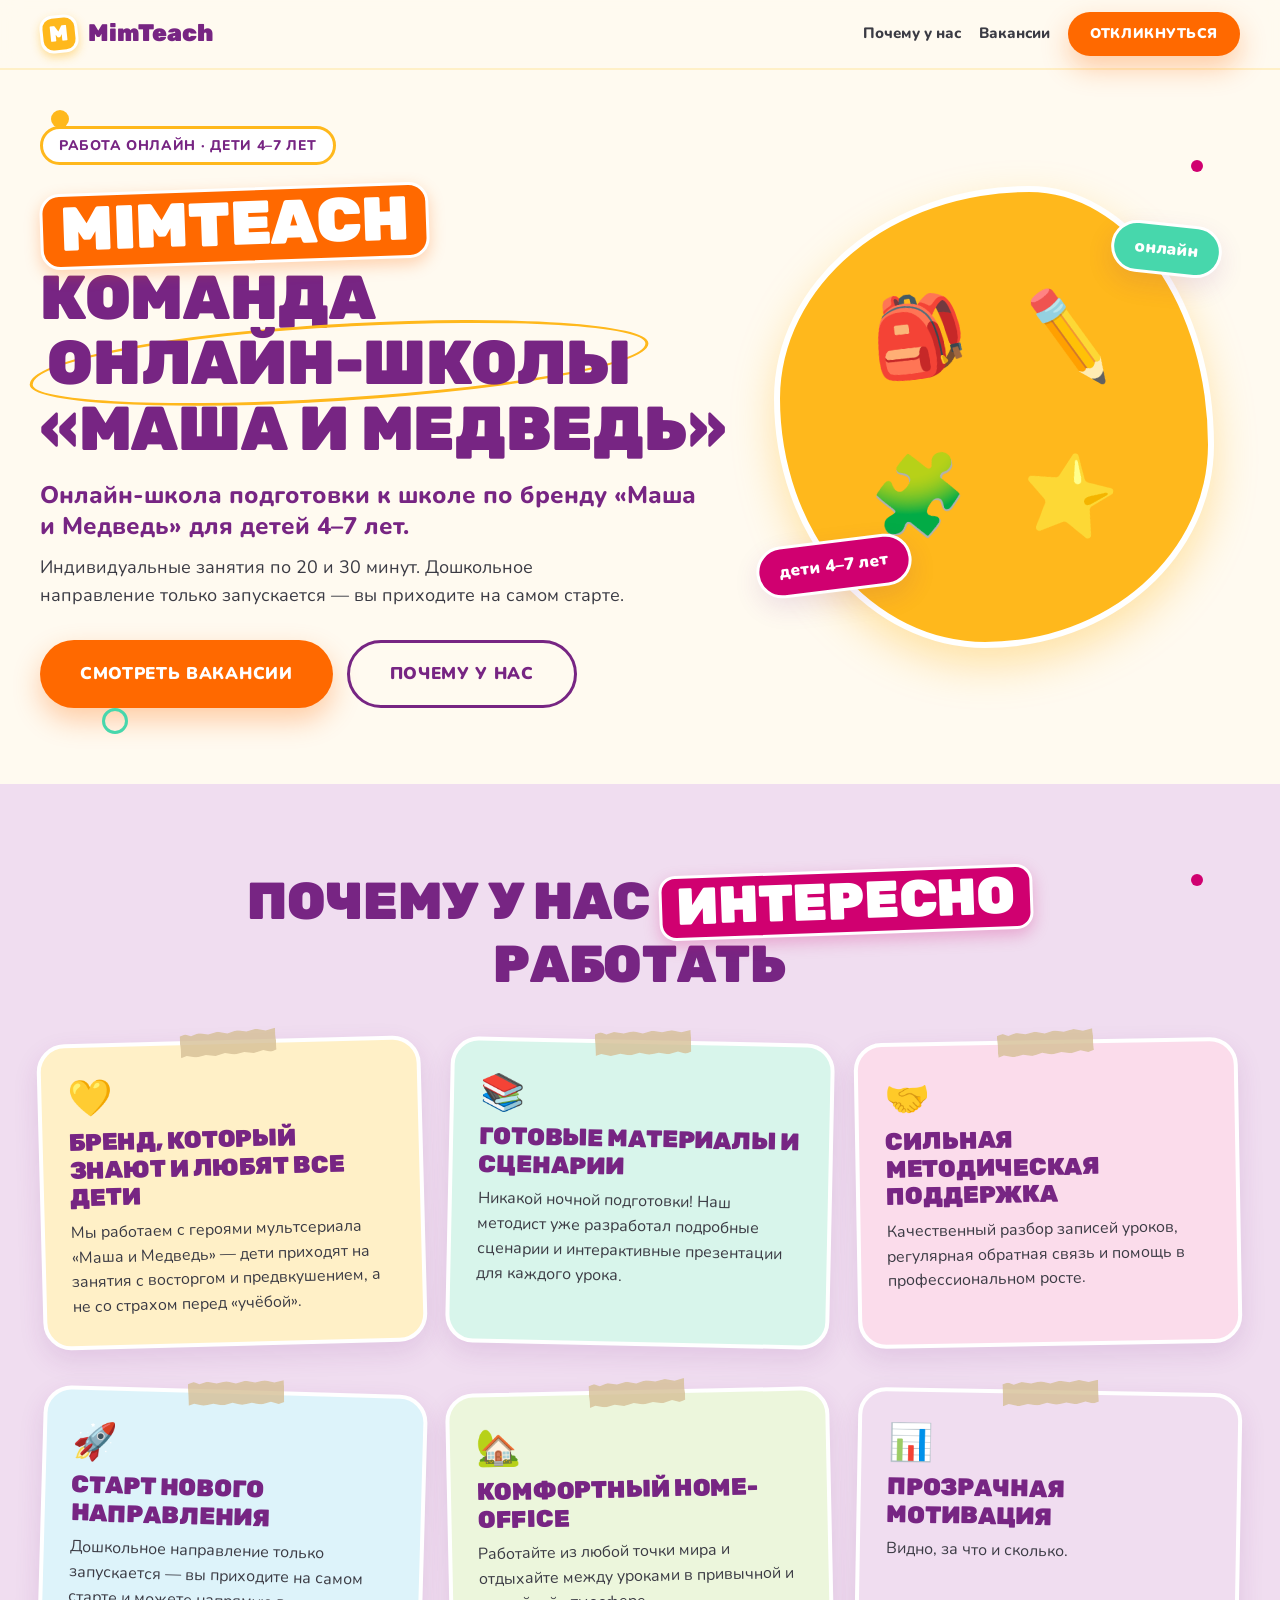
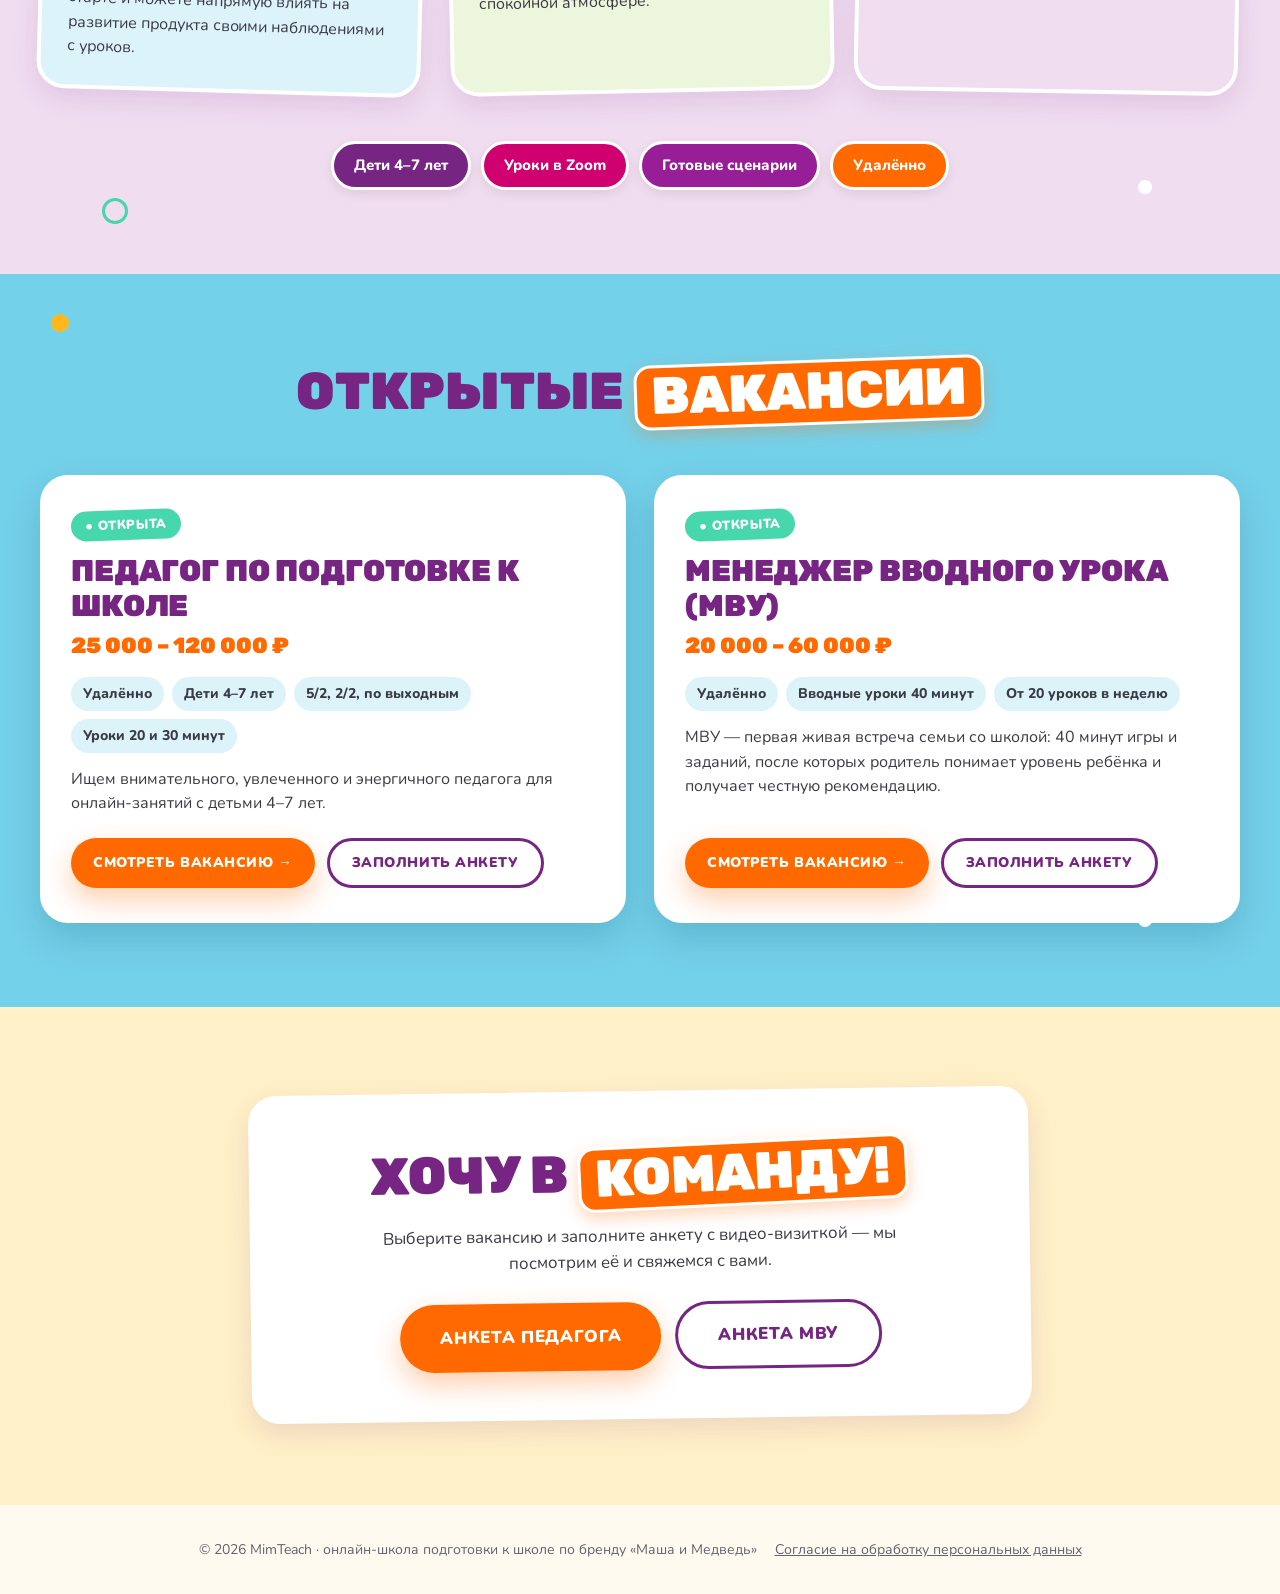
<file: index.html>
<!DOCTYPE html>
<html lang="ru">
<head>
<meta charset="UTF-8">
<meta name="viewport" content="width=device-width, initial-scale=1.0">
<meta name="theme-color" content="#FFB81C">
<title>MimTeach — работа в онлайн-школе «Маша и Медведь»</title>
<meta name="description" content="Вакансии онлайн-школы подготовки к школе по бренду «Маша и Медведь»: педагог по подготовке к школе и менеджер вводного урока. Дети 4–7 лет, онлайн.">
<link rel="icon" href="data:image/svg+xml,%3Csvg xmlns='http://www.w3.org/2000/svg' viewBox='0 0 64 64'%3E%3Crect width='64' height='64' rx='18' fill='%23772583'/%3E%3Ctext x='32' y='46' font-family='Arial Black,Arial,sans-serif' font-weight='900' font-size='38' text-anchor='middle' fill='%23FFB81C'%3EM%3C/text%3E%3C/svg%3E">
<link rel="preconnect" href="https://fonts.googleapis.com">
<link rel="preconnect" href="https://fonts.gstatic.com" crossorigin>
<link href="https://fonts.googleapis.com/css2?family=Nunito:wght@400;600;700;800;900&family=Rubik:wght@700;900&display=swap" rel="stylesheet">
<link rel="stylesheet" href="assets/site.css?v=2">
<style>
/* первый экран: две колонки, справа — жёлтое «пятно» с эмодзи (без картинок и персонажей) */
.hero{padding:56px 0 76px;position:relative;overflow:hidden}
.hero .wrap{display:grid;grid-template-columns:minmax(0,1.15fr) minmax(0,.85fr);gap:40px;align-items:center}
@media(max-width:900px){.hero .wrap{grid-template-columns:minmax(0,1fr)}.hero{padding:36px 0 56px}}
.hero h1{margin:20px 0 18px}
.hero .sub{font-size:clamp(19px,2.2vw,24px);font-weight:800;color:var(--purple);line-height:1.3}
.hero .txt{margin-top:12px;font-size:18px;max-width:600px}
.hero-cta{display:flex;flex-wrap:wrap;gap:14px;margin-top:30px}
.hero-visual{position:relative;max-width:440px;width:100%;margin:0 auto;aspect-ratio:400/420}
.blob{position:absolute;inset:0;background:var(--yellow);border:6px solid #fff;
  border-radius:58% 42% 52% 48% / 46% 56% 44% 54%;box-shadow:0 18px 40px rgba(255,184,28,.35)}
.blob-in{position:absolute;inset:0;display:grid;grid-template-columns:1fr 1fr;place-items:center;padding:16%;
  font-size:clamp(46px,9vw,78px);line-height:1}
.blob-in span:nth-child(odd){transform:rotate(-8deg)}
.blob-in span:nth-child(even){transform:rotate(9deg)}
.tilt{position:absolute;left:-4%;bottom:12%;background:var(--magenta);color:#fff;font-weight:900;font-size:17px;
  padding:10px 20px;border-radius:999px;border:3px solid #fff;transform:rotate(-7deg);box-shadow:var(--shadow)}
.tilt.t2{left:auto;right:-2%;bottom:auto;top:8%;background:var(--mint);transform:rotate(6deg)}
@media(max-width:620px){.hero-visual{max-width:300px}.tilt{left:0}.tilt.t2{right:0}}
.hero .facts-row{margin-top:30px}

/* вакансии */
.vac-grid{display:grid;grid-template-columns:repeat(2,minmax(0,1fr));gap:28px}
@media(max-width:860px){.vac-grid{grid-template-columns:minmax(0,1fr)}}
.vac{background:#fff;border:5px solid #fff;border-radius:var(--r-card);padding:30px 26px;box-shadow:0 16px 36px rgba(0,60,90,.18);
  display:flex;flex-direction:column}
.vac .open{display:inline-block;align-self:flex-start;font-size:13px;font-weight:900;letter-spacing:.05em;text-transform:uppercase;
  color:#fff;background:var(--mint);padding:5px 14px;border-radius:999px;transform:rotate(-2deg)}
.vac h3{font-size:clamp(22px,2.6vw,30px);margin:14px 0 6px}
.vac .pay{font-family:'Rubik',sans-serif;font-weight:900;font-size:22px;color:var(--orange)}
.vac .meta{display:flex;flex-wrap:wrap;gap:8px;margin:14px 0}
.vac .meta span{font-size:14px;font-weight:800;background:var(--p-sky);padding:6px 12px;border-radius:999px}
.vac p{font-size:16px;flex:1}
.vac .acts{display:flex;flex-wrap:wrap;gap:12px;margin-top:22px}
@media(max-width:560px){.vac .acts .btn{width:100%}}

/* финальный призыв */
.final .box{max-width:780px;margin:0 auto;background:#fff;border:5px solid #fff;border-radius:var(--r-card);
  padding:44px 30px;text-align:center;box-shadow:var(--shadow);transform:rotate(-.8deg)}
.final .box p{margin:14px auto 26px;max-width:560px}
.final .acts{display:flex;flex-wrap:wrap;justify-content:center;gap:14px}
@media(max-width:560px){.final .acts .btn{width:100%}.final .box{padding:34px 20px}}
</style>
</head>
<body>

<header class="header">
  <div class="wrap">
    <a href="index.html" class="logo"><span class="mark">M</span>MimTeach</a>
    <nav>
      <a class="link" href="#why">Почему у нас</a>
      <a class="link" href="#vacancies">Вакансии</a>
      <a class="btn btn-orange btn-sm" href="#vacancies">Откликнуться</a>
    </nav>
  </div>
</header>

<!-- ============ ПЕРВЫЙ ЭКРАН ============ -->
<section class="hero">
  <span class="spark s1"></span><span class="spark s2"></span><span class="spark s3"></span>
  <div class="wrap">
    <div>
      <span class="eyebrow">Работа онлайн · дети 4–7 лет</span>
      <h1><span class="plaque">MimTeach</span><br>команда <span class="ring nowrap">онлайн-школы</span> <span class="nowrap">«Маша и Медведь»</span></h1>
      <p class="sub">Онлайн-школа подготовки к школе по бренду «Маша и Медведь» для детей 4–7 лет.</p>
      <p class="txt">Индивидуальные занятия по 20 и 30 минут. Дошкольное направление только запускается — вы приходите на самом старте.</p>
      <div class="hero-cta">
        <a href="#vacancies" class="btn btn-orange">Смотреть вакансии</a>
        <a href="#why" class="btn btn-ghost">Почему у нас</a>
      </div>
    </div>
    <div class="hero-visual" aria-hidden="true">
      <div class="blob"></div>
      <div class="blob-in"><span>🎒</span><span>✏️</span><span>🧩</span><span>⭐</span></div>
      <div class="tilt">дети 4–7 лет</div>
      <div class="tilt t2">онлайн</div>
    </div>
  </div>
</section>

<!-- ============ ПОЧЕМУ У НАС (тексты — из описаний вакансий) ============ -->
<section class="section bg-lilac" id="why">
  <span class="spark s2"></span><span class="spark s3"></span><span class="spark s4"></span>
  <div class="wrap">
    <div class="sec-head">
      <h2>Почему у нас <span class="plaque mag">интересно</span> работать</h2>
    </div>
    <div class="stickers">
      <div class="sticker"><div class="ico">💛</div><h3>Бренд, который знают и любят все дети</h3>
        <p>Мы работаем с героями мультсериала «Маша и Медведь» — дети приходят на занятия с восторгом и предвкушением, а не со страхом перед «учёбой».</p></div>
      <div class="sticker"><div class="ico">📚</div><h3>Готовые материалы и сценарии</h3>
        <p>Никакой ночной подготовки! Наш методист уже разработал подробные сценарии и интерактивные презентации для каждого урока.</p></div>
      <div class="sticker"><div class="ico">🤝</div><h3>Сильная методическая поддержка</h3>
        <p>Качественный разбор записей уроков, регулярная обратная связь и помощь в профессиональном росте.</p></div>
      <div class="sticker"><div class="ico">🚀</div><h3>Старт нового направления</h3>
        <p>Дошкольное направление только запускается — вы приходите на самом старте и можете напрямую влиять на развитие продукта своими наблюдениями с уроков.</p></div>
      <div class="sticker"><div class="ico">🏡</div><h3>Комфортный home-office</h3>
        <p>Работайте из любой точки мира и отдыхайте между уроками в привычной и спокойной атмосфере.</p></div>
      <div class="sticker"><div class="ico">📊</div><h3>Прозрачная мотивация</h3>
        <p>Видно, за что и сколько.</p></div>
    </div>
    <div class="facts-row" style="justify-content:center;margin-top:48px">
      <span class="fact">Дети 4–7 лет</span>
      <span class="fact">Уроки в Zoom</span>
      <span class="fact">Готовые сценарии</span>
      <span class="fact">Удалённо</span>
    </div>
  </div>
</section>

<!-- ============ ВАКАНСИИ ============ -->
<section class="section bg-sky" id="vacancies">
  <span class="spark s1"></span><span class="spark s4"></span>
  <div class="wrap">
    <div class="sec-head">
      <h2>Открытые <span class="plaque">вакансии</span></h2>
    </div>
    <div class="vac-grid">
      <div class="vac">
        <span class="open">● Открыта</span>
        <h3>Педагог по подготовке к школе</h3>
        <div class="pay">25 000 – 120 000 ₽</div>
        <div class="meta"><span>Удалённо</span><span>Дети 4–7 лет</span><span>5/2, 2/2, по выходным</span><span>Уроки 20 и 30 минут</span></div>
        <p>Ищем внимательного, увлеченного и энергичного педагога для онлайн-занятий с детьми 4–7 лет.</p>
        <div class="acts">
          <a href="vacancy-teacher.html" class="btn btn-orange btn-sm">Смотреть вакансию →</a>
          <a href="apply-teacher.html" class="btn btn-ghost btn-sm">Заполнить анкету</a>
        </div>
      </div>
      <div class="vac">
        <span class="open">● Открыта</span>
        <h3>Менеджер вводного урока (МВУ)</h3>
        <div class="pay">20 000 – 60 000 ₽</div>
        <div class="meta"><span>Удалённо</span><span>Вводные уроки 40 минут</span><span>От 20 уроков в неделю</span></div>
        <p>МВУ — первая живая встреча семьи со школой: 40 минут игры и заданий, после которых родитель понимает уровень ребёнка и получает честную рекомендацию.</p>
        <div class="acts">
          <a href="vacancy-manager.html" class="btn btn-orange btn-sm">Смотреть вакансию →</a>
          <a href="apply-manager.html" class="btn btn-ghost btn-sm">Заполнить анкету</a>
        </div>
      </div>
    </div>
  </div>
</section>

<!-- ============ ФИНАЛЬНЫЙ ПРИЗЫВ ============ -->
<section class="section bg-yellow final">
  <div class="wrap">
    <div class="box">
      <h2>Хочу в <span class="plaque">команду!</span></h2>
      <p>Выберите вакансию и заполните анкету с видео-визиткой — мы посмотрим её и свяжемся с вами.</p>
      <div class="acts">
        <a href="apply-teacher.html" class="btn btn-orange">Анкета педагога</a>
        <a href="apply-manager.html" class="btn btn-ghost">Анкета МВУ</a>
      </div>
    </div>
  </div>
</section>

<footer class="footer">
  <div class="wrap">
    <div class="row">
      <span>© 2026 MimTeach · онлайн-школа подготовки к школе по бренду «Маша и Медведь»</span>
      <a href="soglasie.html">Согласие на обработку персональных данных</a>
    </div>
  </div>
</footer>

</body>
</html>
</file>
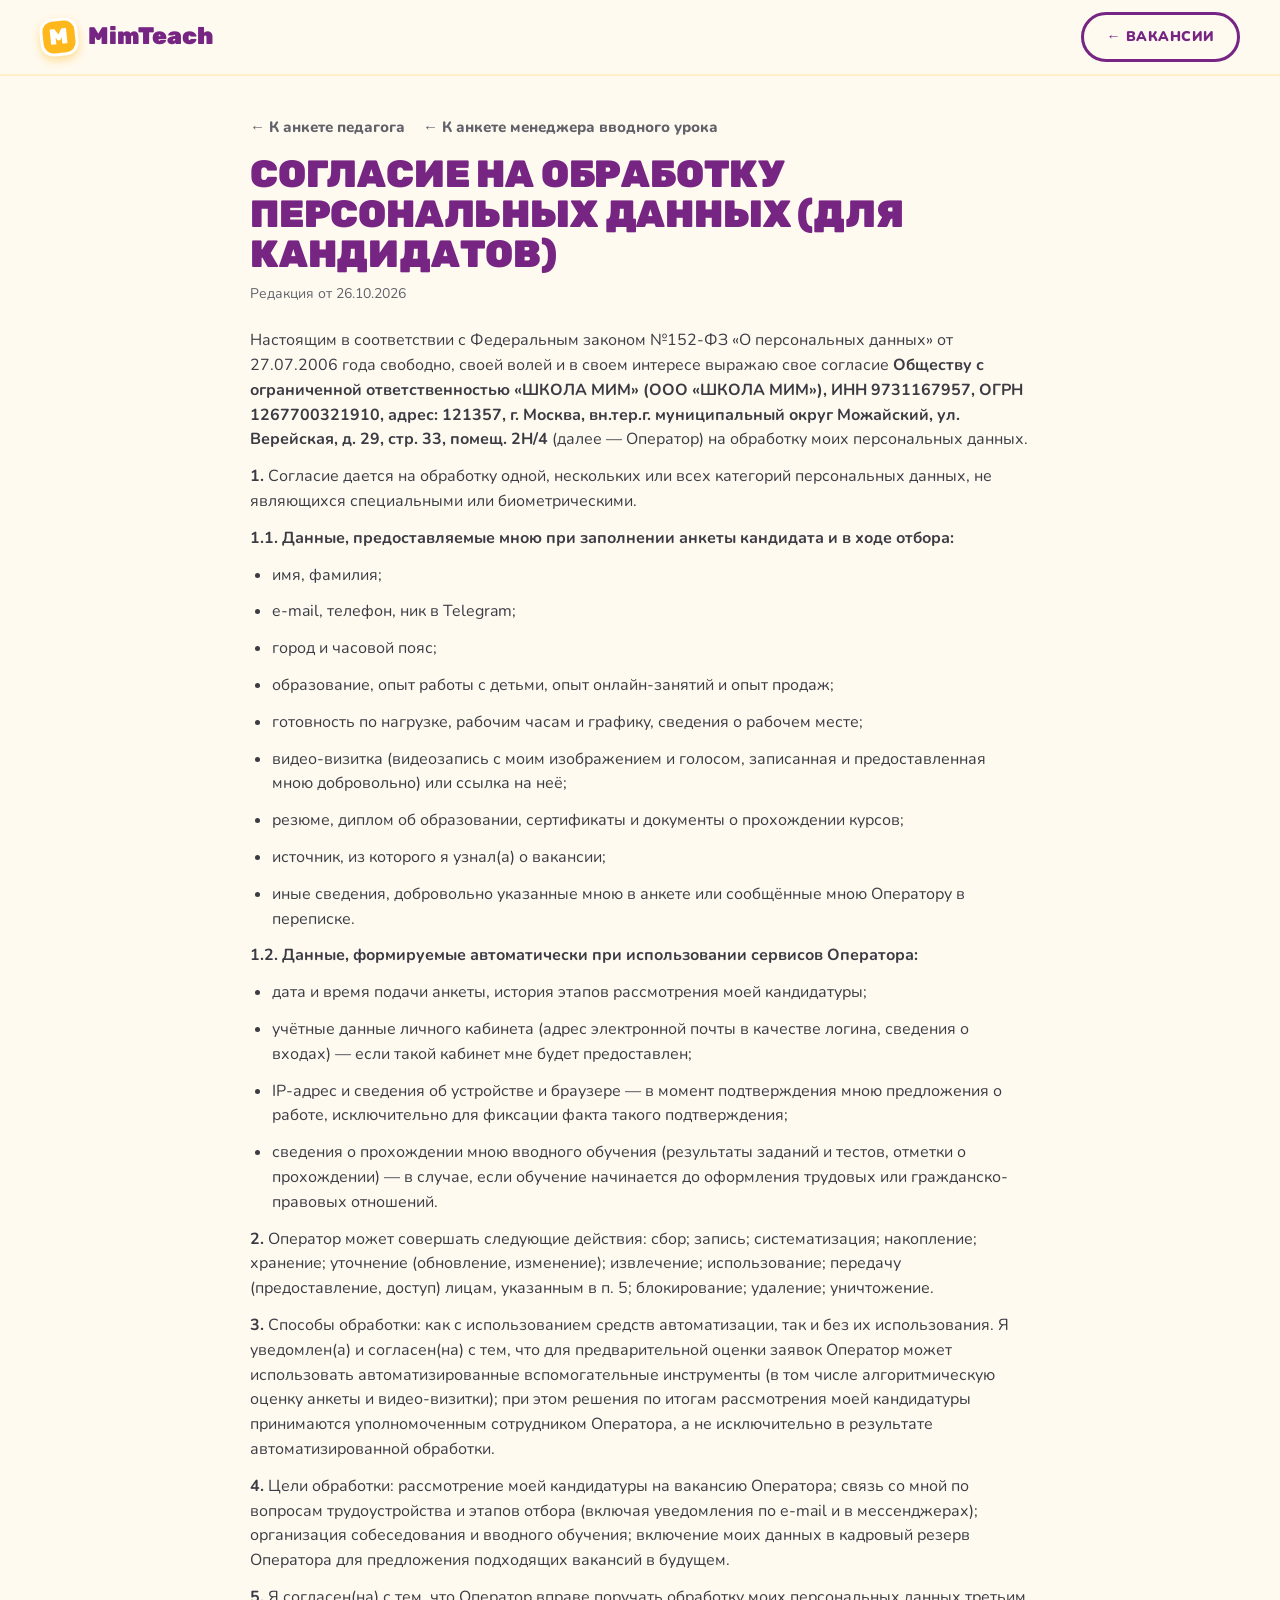
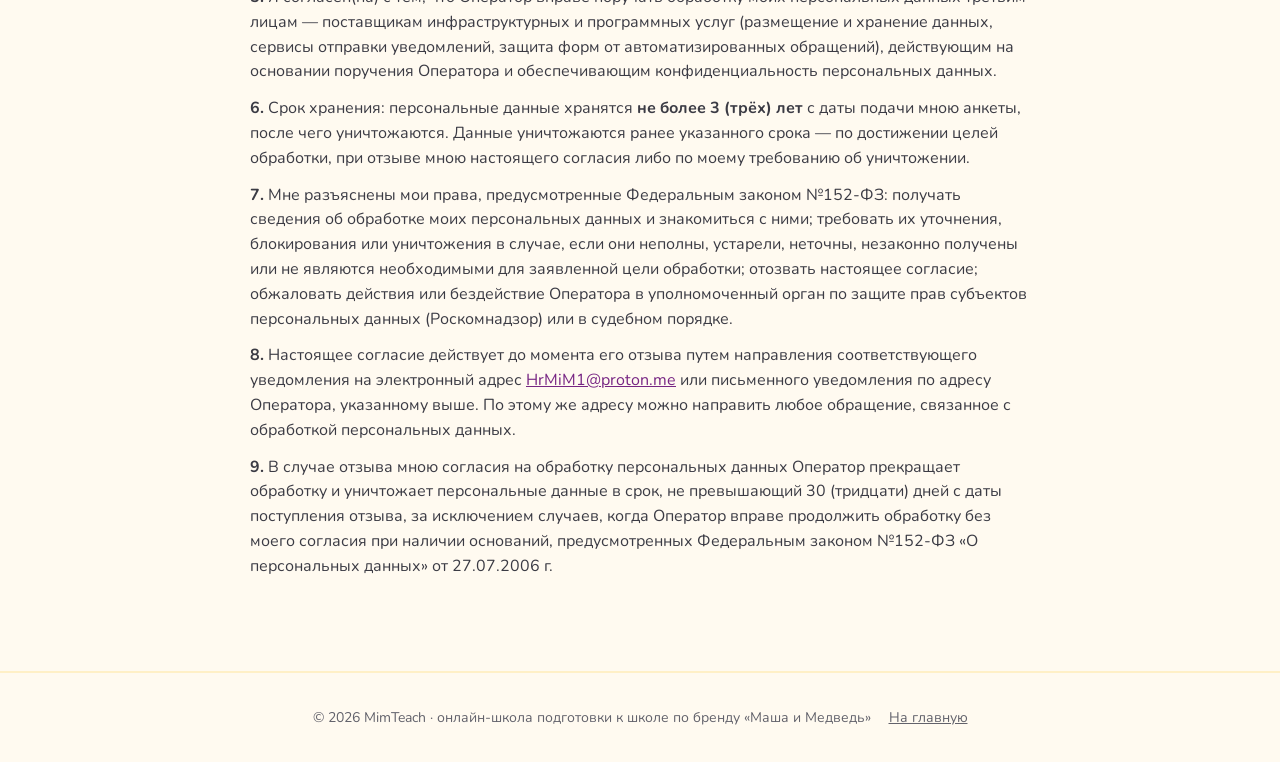
<file: soglasie.html>
<!DOCTYPE html>
<html lang="ru">
<head>
<meta charset="UTF-8">
<meta name="viewport" content="width=device-width, initial-scale=1.0">
<meta name="theme-color" content="#FFB81C">
<title>Согласие на обработку персональных данных — MimTeach</title>
<meta name="robots" content="noindex">
<link rel="icon" href="data:image/svg+xml,%3Csvg xmlns='http://www.w3.org/2000/svg' viewBox='0 0 64 64'%3E%3Crect width='64' height='64' rx='18' fill='%23772583'/%3E%3Ctext x='32' y='46' font-family='Arial Black,Arial,sans-serif' font-weight='900' font-size='38' text-anchor='middle' fill='%23FFB81C'%3EM%3C/text%3E%3C/svg%3E">
<link rel="preconnect" href="https://fonts.googleapis.com">
<link rel="preconnect" href="https://fonts.gstatic.com" crossorigin>
<link href="https://fonts.googleapis.com/css2?family=Nunito:wght@400;600;700;800;900&family=Rubik:wght@700;900&display=swap" rel="stylesheet">
<link rel="stylesheet" href="assets/site.css?v=2">
</head>
<body>

<header class="header">
  <div class="wrap">
    <a href="index.html" class="logo"><span class="mark">M</span>MimTeach</a>
    <nav><a class="btn btn-ghost btn-sm" href="index.html#vacancies">← Вакансии</a></nav>
  </div>
</header>

<!-- Реквизиты оператора — из учётной карточки ООО «ШКОЛА МИМ» (прислала владелец 26.10.2026).
     Почта для обращений по персональным данным ещё не дана — пометка ниже. -->
<div class="wrap narrow doc">
  <div class="row" style="display:flex;flex-wrap:wrap;gap:6px 18px"><a class="back" href="apply-teacher.html">← К анкете педагога</a><a class="back" href="apply-manager.html">← К анкете менеджера вводного урока</a></div>
  <h1>Согласие на обработку персональных данных (для кандидатов)</h1>
  <div class="rev">Редакция от 26.10.2026</div>

  <p>Настоящим в соответствии с Федеральным законом №152-ФЗ «О персональных данных» от 27.07.2006 года
  свободно, своей волей и в своем интересе выражаю свое согласие
  <b>Обществу с ограниченной ответственностью «ШКОЛА МИМ» (ООО «ШКОЛА МИМ»), ИНН 9731167957, ОГРН 1267700321910,
  адрес: 121357, г. Москва, вн.тер.г. муниципальный округ Можайский, ул. Верейская, д. 29, стр. 33, помещ. 2Н/4</b>
  (далее — Оператор) на обработку моих персональных данных.</p>

  <p><b>1.</b> Согласие дается на обработку одной, нескольких или всех категорий персональных данных,
  не являющихся специальными или биометрическими.</p>

  <p><b>1.1. Данные, предоставляемые мною при заполнении анкеты кандидата и в ходе отбора:</b></p>
  <ul>
    <li>имя, фамилия;</li>
    <li>e-mail, телефон, ник в Telegram;</li>
    <li>город и часовой пояс;</li>
    <li>образование, опыт работы с детьми, опыт онлайн-занятий и опыт продаж;</li>
    <li>готовность по нагрузке, рабочим часам и графику, сведения о рабочем месте;</li>
    <li>видео-визитка (видеозапись с моим изображением и голосом, записанная и предоставленная мною добровольно) или ссылка на неё;</li>
    <li>резюме, диплом об образовании, сертификаты и документы о прохождении курсов;</li>
    <li>источник, из которого я узнал(а) о вакансии;</li>
    <li>иные сведения, добровольно указанные мною в анкете или сообщённые мною Оператору в переписке.</li>
  </ul>

  <p><b>1.2. Данные, формируемые автоматически при использовании сервисов Оператора:</b></p>
  <ul>
    <li>дата и время подачи анкеты, история этапов рассмотрения моей кандидатуры;</li>
    <li>учётные данные личного кабинета (адрес электронной почты в качестве логина, сведения о входах) — если такой кабинет мне будет предоставлен;</li>
    <li>IP-адрес и сведения об устройстве и браузере — в момент подтверждения мною предложения о работе,
        исключительно для фиксации факта такого подтверждения;</li>
    <li>сведения о прохождении мною вводного обучения (результаты заданий и тестов, отметки о прохождении) —
        в случае, если обучение начинается до оформления трудовых или гражданско-правовых отношений.</li>
  </ul>

  <p><b>2.</b> Оператор может совершать следующие действия: сбор; запись; систематизация; накопление; хранение;
  уточнение (обновление, изменение); извлечение; использование; передачу (предоставление, доступ) лицам,
  указанным в п.&nbsp;5; блокирование; удаление; уничтожение.</p>

  <p><b>3.</b> Способы обработки: как с использованием средств автоматизации, так и без их использования.
  Я уведомлен(а) и согласен(на) с тем, что для предварительной оценки заявок Оператор может использовать
  автоматизированные вспомогательные инструменты (в том числе алгоритмическую оценку анкеты и видео-визитки);
  при этом решения по итогам рассмотрения моей кандидатуры принимаются уполномоченным сотрудником Оператора,
  а не исключительно в результате автоматизированной обработки.</p>

  <p><b>4.</b> Цели обработки: рассмотрение моей кандидатуры на вакансию Оператора; связь со мной по вопросам
  трудоустройства и этапов отбора (включая уведомления по e-mail и в мессенджерах); организация собеседования
  и вводного обучения; включение моих данных в кадровый резерв Оператора для предложения подходящих вакансий
  в будущем.</p>

  <p><b>5.</b> Я согласен(на) с тем, что Оператор вправе поручать обработку моих персональных данных третьим
  лицам — поставщикам инфраструктурных и программных услуг (размещение и хранение данных, сервисы отправки
  уведомлений, защита форм от автоматизированных обращений), действующим на основании поручения Оператора
  и обеспечивающим конфиденциальность персональных данных.</p>

  <p><b>6.</b> Срок хранения: персональные данные хранятся <b>не более 3 (трёх) лет</b> с даты подачи мною анкеты,
  после чего уничтожаются. Данные уничтожаются ранее указанного срока — по достижении целей обработки,
  при отзыве мною настоящего согласия либо по моему требованию об уничтожении.</p>

  <p><b>7.</b> Мне разъяснены мои права, предусмотренные Федеральным законом №152-ФЗ: получать сведения об
  обработке моих персональных данных и знакомиться с ними; требовать их уточнения, блокирования или
  уничтожения в случае, если они неполны, устарели, неточны, незаконно получены или не являются необходимыми
  для заявленной цели обработки; отозвать настоящее согласие; обжаловать действия или бездействие Оператора
  в уполномоченный орган по защите прав субъектов персональных данных (Роскомнадзор) или в судебном порядке.</p>

  <p><b>8.</b> Настоящее согласие действует до момента его отзыва путем направления соответствующего уведомления
  на электронный адрес <a href="mailto:HrMiM1@proton.me">HrMiM1@proton.me</a>
  или письменного уведомления по адресу Оператора, указанному выше. По этому же адресу можно направить
  любое обращение, связанное с обработкой персональных данных.</p>

  <p><b>9.</b> В случае отзыва мною согласия на обработку персональных данных Оператор прекращает обработку
  и уничтожает персональные данные в срок, не превышающий 30 (тридцати) дней с даты поступления отзыва,
  за исключением случаев, когда Оператор вправе продолжить обработку без моего согласия при наличии оснований,
  предусмотренных Федеральным законом №152-ФЗ «О персональных данных» от 27.07.2006 г.</p>
</div>

<footer class="footer">
  <div class="wrap"><div class="row">
    <span>© 2026 MimTeach · онлайн-школа подготовки к школе по бренду «Маша и Медведь»</span>
    <a href="index.html">На главную</a>
  </div></div>
</footer>

</body>
</html>
</file>
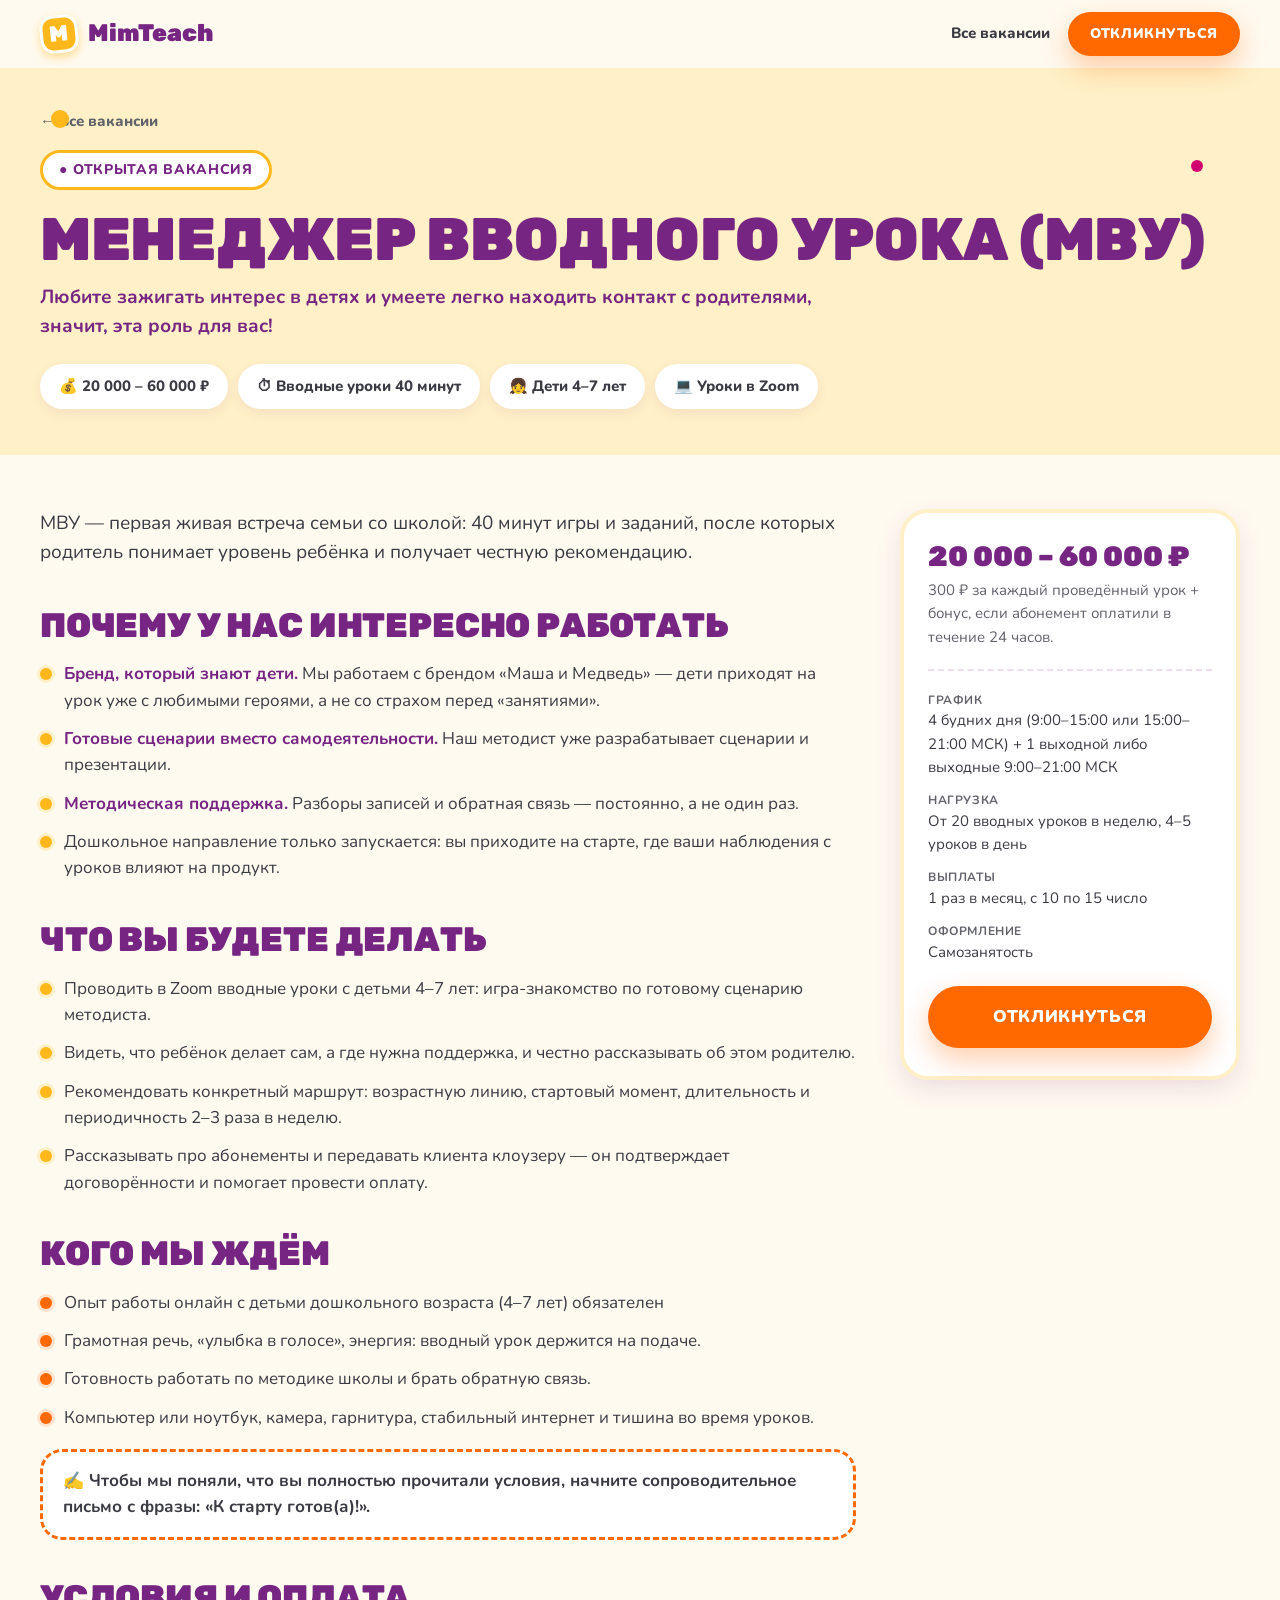
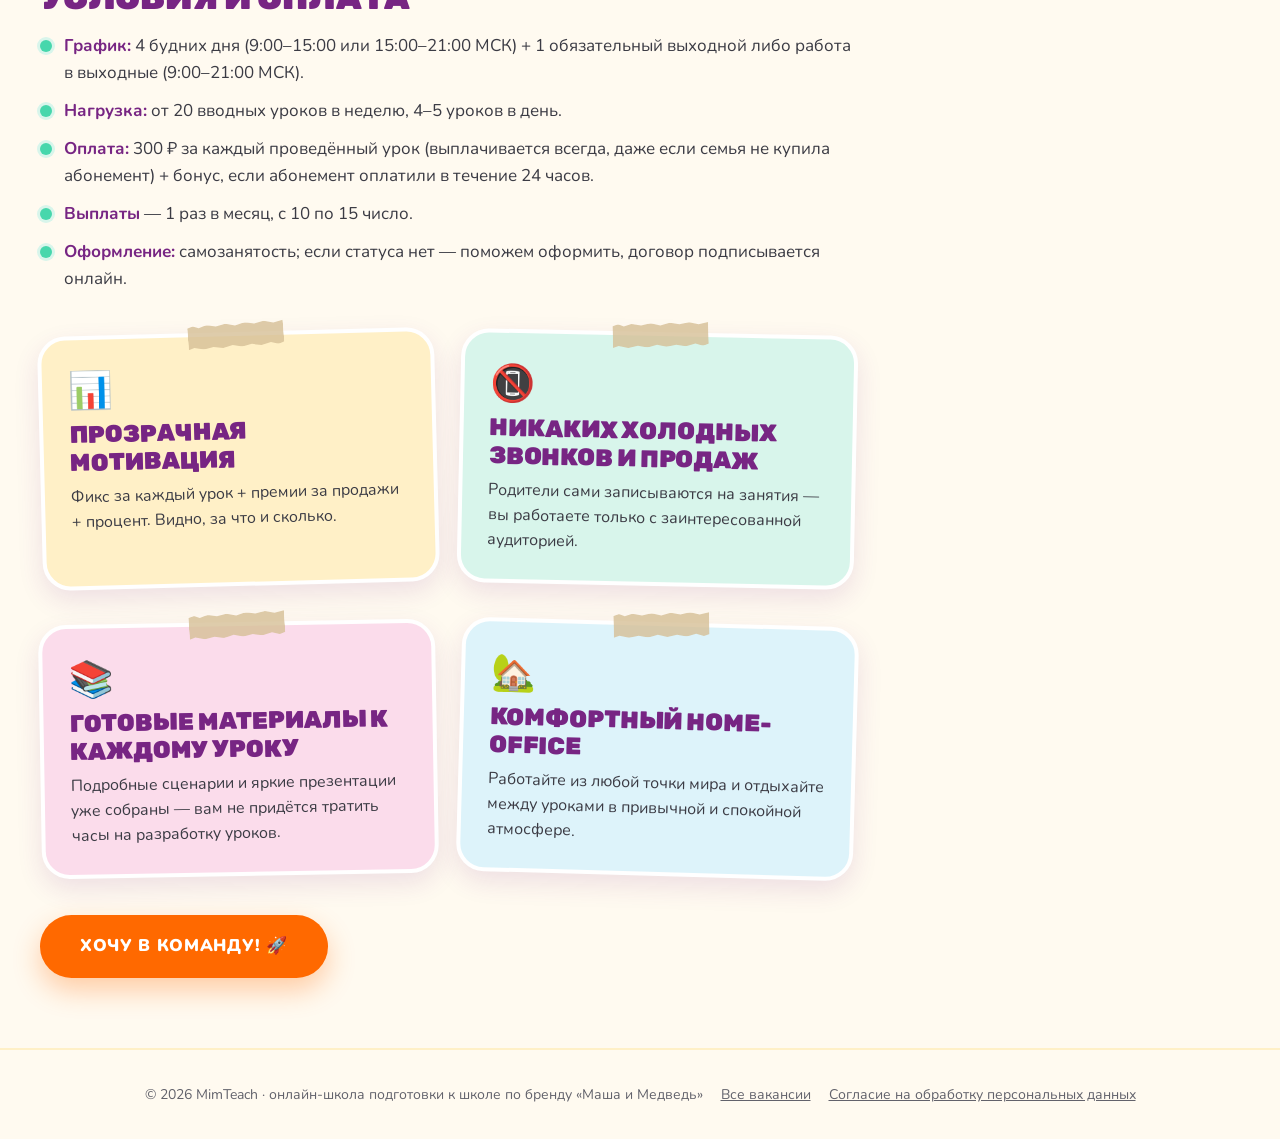
<file: vacancy-manager.html>
<!DOCTYPE html>
<html lang="ru">
<head>
<meta charset="UTF-8">
<meta name="viewport" content="width=device-width, initial-scale=1.0">
<meta name="theme-color" content="#FFB81C">
<title>Вакансия: менеджер вводного урока (МВУ) — MimTeach</title>
<meta name="description" content="Менеджер вводного урока: вводные уроки в Zoom с детьми 4–7 лет и рекомендация родителям. 20 000 – 60 000 ₽, удалённо.">
<link rel="icon" href="data:image/svg+xml,%3Csvg xmlns='http://www.w3.org/2000/svg' viewBox='0 0 64 64'%3E%3Crect width='64' height='64' rx='18' fill='%23772583'/%3E%3Ctext x='32' y='46' font-family='Arial Black,Arial,sans-serif' font-weight='900' font-size='38' text-anchor='middle' fill='%23FFB81C'%3EM%3C/text%3E%3C/svg%3E">
<link rel="preconnect" href="https://fonts.googleapis.com">
<link rel="preconnect" href="https://fonts.gstatic.com" crossorigin>
<link href="https://fonts.googleapis.com/css2?family=Nunito:wght@400;600;700;800;900&family=Rubik:wght@700;900&display=swap" rel="stylesheet">
<link rel="stylesheet" href="assets/site.css?v=2">
</head>
<body>

<header class="header">
  <div class="wrap">
    <a href="index.html" class="logo"><span class="mark">M</span>MimTeach</a>
    <nav>
      <a class="link" href="index.html#vacancies">Все вакансии</a>
      <a class="btn btn-orange btn-sm" href="apply-manager.html">Откликнуться</a>
    </nav>
  </div>
</header>

<section class="vhero">
  <span class="spark s1"></span><span class="spark s2"></span>
  <div class="wrap">
    <a href="index.html#vacancies" class="back">← Все вакансии</a>
    <div style="margin-top:16px"><span class="eyebrow">● Открытая вакансия</span></div>
    <h1>Менеджер вводного урока (МВУ)</h1>
    <p class="sub">Любите зажигать интерес в детях и умеете легко находить контакт с родителями, значит, эта роль для вас!</p>
    <div class="chips">
      <span>💰 20 000 – 60 000 ₽</span>
      <span>⏱ Вводные уроки 40 минут</span>
      <span>👧 Дети 4–7 лет</span>
      <span>💻 Уроки в Zoom</span>
    </div>
  </div>
</section>

<div class="wrap">
  <div class="vbody">
    <div>
      <div class="block">
        <p class="lead">МВУ — первая живая встреча семьи со школой: 40 минут игры и заданий, после которых родитель понимает уровень ребёнка и получает честную рекомендацию.</p>
      </div>

      <div class="block">
        <h2>Почему у нас интересно работать</h2>
        <ul class="jd">
          <li><span><b>Бренд, который знают дети.</b> Мы работаем с брендом «Маша и Медведь» — дети приходят на урок уже с любимыми героями, а не со страхом перед «занятиями».</span></li>
          <li><span><b>Готовые сценарии вместо самодеятельности.</b> Наш методист уже разрабатывает сценарии и презентации.</span></li>
          <li><span><b>Методическая поддержка.</b> Разборы записей и обратная связь — постоянно, а не один раз.</span></li>
          <li><span>Дошкольное направление только запускается: вы приходите на старте, где ваши наблюдения с уроков влияют на продукт.</span></li>
        </ul>
      </div>

      <div class="block">
        <h2>Что вы будете делать</h2>
        <ul class="jd">
          <li>Проводить в Zoom вводные уроки с детьми 4–7 лет: игра-знакомство по готовому сценарию методиста.</li>
          <li>Видеть, что ребёнок делает сам, а где нужна поддержка, и честно рассказывать об этом родителю.</li>
          <li>Рекомендовать конкретный маршрут: возрастную линию, стартовый момент, длительность и периодичность 2–3 раза в неделю.</li>
          <li>Рассказывать про абонементы и передавать клиента клоузеру — он подтверждает договорённости и помогает провести оплату.</li>
        </ul>
      </div>

      <div class="block">
        <h2>Кого мы ждём</h2>
        <ul class="jd req">
          <li>Опыт работы онлайн с детьми дошкольного возраста (4–7 лет) обязателен</li>
          <li>Грамотная речь, «улыбка в голосе», энергия: вводный урок держится на подаче.</li>
          <li>Готовность работать по методике школы и брать обратную связь.</li>
          <li>Компьютер или ноутбук, камера, гарнитура, стабильный интернет и тишина во время уроков.</li>
        </ul>
        <div class="callout">✍️ Чтобы мы поняли, что вы полностью прочитали условия, начните сопроводительное письмо с фразы: «К старту готов(а)!».</div>
      </div>

      <div class="block">
        <h2>Условия и оплата</h2>
        <ul class="jd cond">
          <li><span><b>График:</b> 4 будних дня (9:00–15:00 или 15:00–21:00 МСК) + 1 обязательный выходной либо работа в выходные (9:00–21:00 МСК).</span></li>
          <li><span><b>Нагрузка:</b> от 20 вводных уроков в неделю, 4–5 уроков в день.</span></li>
          <li><span><b>Оплата:</b> 300 ₽ за каждый проведённый урок (выплачивается всегда, даже если семья не купила абонемент) + бонус, если абонемент оплатили в течение 24 часов.</span></li>
          <li><span><b>Выплаты</b> — 1 раз в месяц, с 10 по 15 число.</span></li>
          <li><span><b>Оформление:</b> самозанятость; если статуса нет — поможем оформить, договор подписывается онлайн.</span></li>
        </ul>
      </div>

      <div class="block">
        <div class="cards2 stickers">
          <div class="sticker"><div class="ico">📊</div><h3>Прозрачная мотивация</h3><p>Фикс за каждый урок + премии за продажи + процент. Видно, за что и сколько.</p></div>
          <div class="sticker"><div class="ico">📵</div><h3>Никаких холодных звонков и продаж</h3><p>Родители сами записываются на занятия — вы работаете только с заинтересованной аудиторией.</p></div>
          <div class="sticker"><div class="ico">📚</div><h3>Готовые материалы к каждому уроку</h3><p>Подробные сценарии и яркие презентации уже собраны — вам не придётся тратить часы на разработку уроков.</p></div>
          <div class="sticker"><div class="ico">🏡</div><h3>Комфортный home-office</h3><p>Работайте из любой точки мира и отдыхайте между уроками в привычной и спокойной атмосфере.</p></div>
        </div>
      </div>

      <a href="apply-manager.html" class="btn btn-orange">Хочу в команду! 🚀</a>
    </div>

    <aside class="aside">
      <div class="pay">20 000 – 60 000 ₽</div>
      <div class="pay-sub">300 ₽ за каждый проведённый урок + бонус, если абонемент оплатили в течение 24 часов.</div>
      <hr>
      <ul class="facts">
        <li><b>График</b>4 будних дня (9:00–15:00 или 15:00–21:00 МСК) + 1 выходной либо выходные 9:00–21:00 МСК</li>
        <li><b>Нагрузка</b>От 20 вводных уроков в неделю, 4–5 уроков в день</li>
        <li><b>Выплаты</b>1 раз в месяц, с 10 по 15 число</li>
        <li><b>Оформление</b>Самозанятость</li>
      </ul>
      <a href="apply-manager.html" class="btn btn-orange btn-block">Откликнуться</a>
    </aside>
  </div>
</div>

<footer class="footer">
  <div class="wrap">
    <div class="row">
      <span>© 2026 MimTeach · онлайн-школа подготовки к школе по бренду «Маша и Медведь»</span>
      <a href="index.html#vacancies">Все вакансии</a>
      <a href="soglasie.html">Согласие на обработку персональных данных</a>
    </div>
  </div>
</footer>

</body>
</html>
</file>
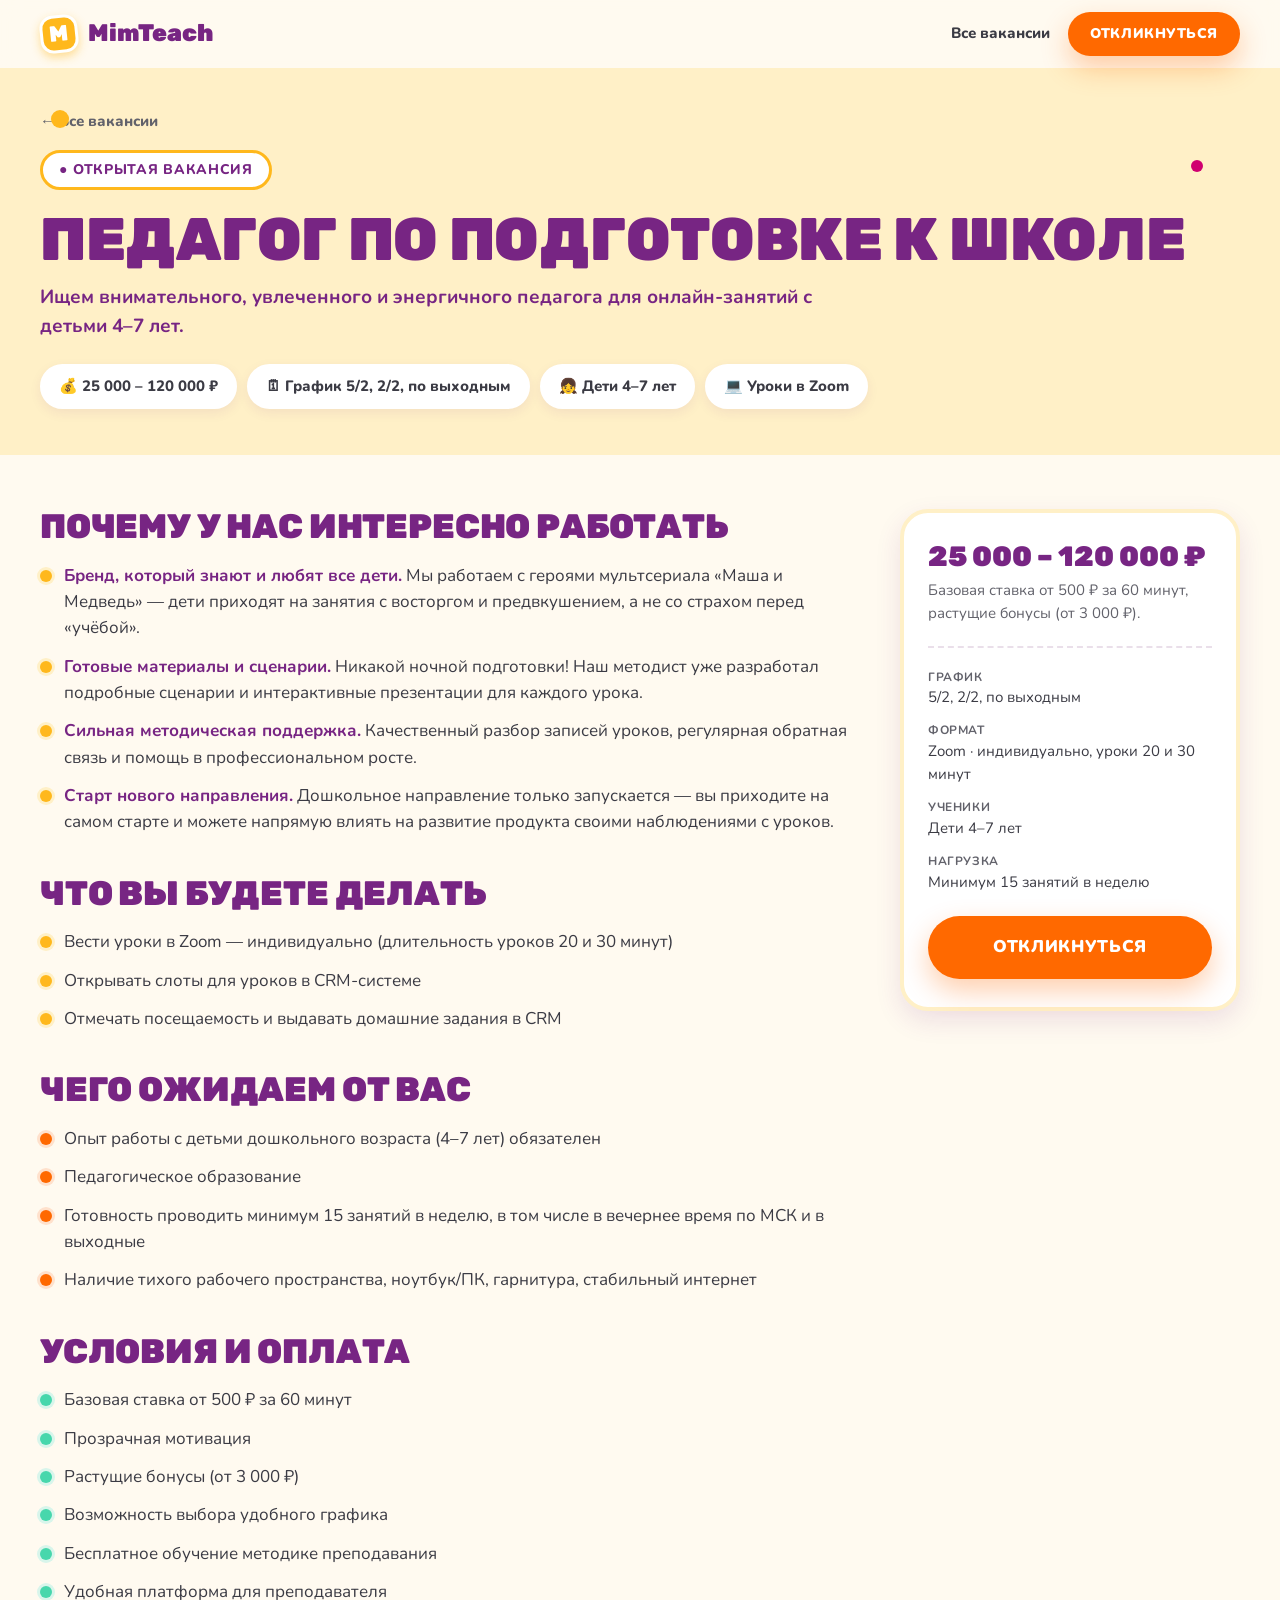
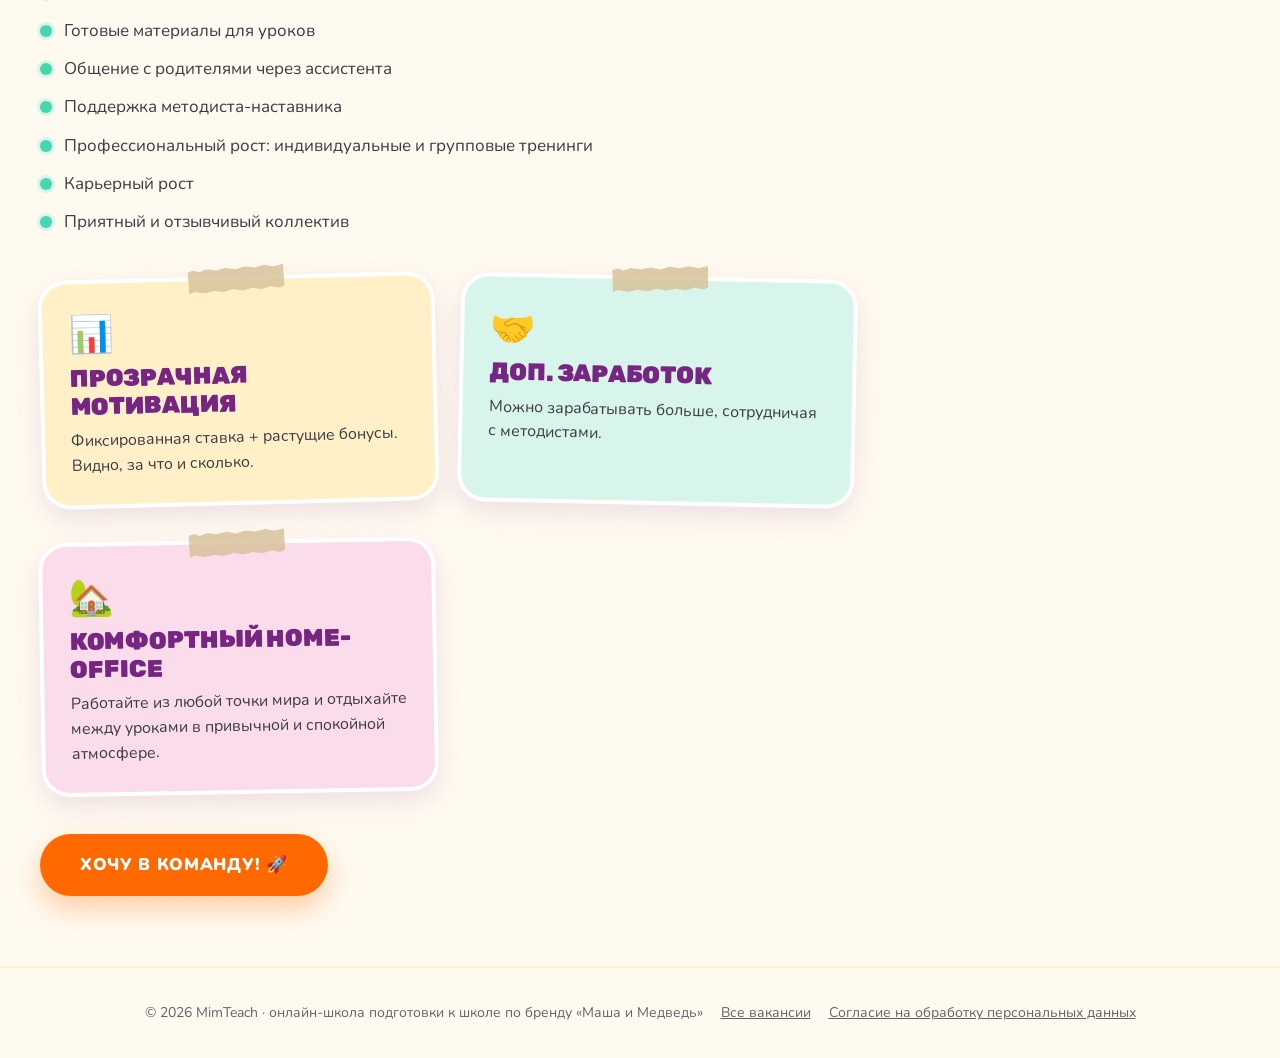
<file: vacancy-teacher.html>
<!DOCTYPE html>
<html lang="ru">
<head>
<meta charset="UTF-8">
<meta name="viewport" content="width=device-width, initial-scale=1.0">
<meta name="theme-color" content="#FFB81C">
<title>Вакансия: педагог по подготовке к школе — MimTeach</title>
<meta name="description" content="Педагог по подготовке к школе для онлайн-занятий с детьми 4–7 лет. 25 000 – 120 000 ₽, график 5/2, 2/2, по выходным, удалённо.">
<link rel="icon" href="data:image/svg+xml,%3Csvg xmlns='http://www.w3.org/2000/svg' viewBox='0 0 64 64'%3E%3Crect width='64' height='64' rx='18' fill='%23772583'/%3E%3Ctext x='32' y='46' font-family='Arial Black,Arial,sans-serif' font-weight='900' font-size='38' text-anchor='middle' fill='%23FFB81C'%3EM%3C/text%3E%3C/svg%3E">
<link rel="preconnect" href="https://fonts.googleapis.com">
<link rel="preconnect" href="https://fonts.gstatic.com" crossorigin>
<link href="https://fonts.googleapis.com/css2?family=Nunito:wght@400;600;700;800;900&family=Rubik:wght@700;900&display=swap" rel="stylesheet">
<link rel="stylesheet" href="assets/site.css?v=2">
</head>
<body>

<header class="header">
  <div class="wrap">
    <a href="index.html" class="logo"><span class="mark">M</span>MimTeach</a>
    <nav>
      <a class="link" href="index.html#vacancies">Все вакансии</a>
      <a class="btn btn-orange btn-sm" href="apply-teacher.html">Откликнуться</a>
    </nav>
  </div>
</header>

<section class="vhero">
  <span class="spark s1"></span><span class="spark s2"></span>
  <div class="wrap">
    <a href="index.html#vacancies" class="back">← Все вакансии</a>
    <div style="margin-top:16px"><span class="eyebrow">● Открытая вакансия</span></div>
    <h1>Педагог по подготовке к школе</h1>
    <p class="sub">Ищем внимательного, увлеченного и энергичного педагога для онлайн-занятий с детьми 4–7 лет.</p>
    <div class="chips">
      <span>💰 25 000 – 120 000 ₽</span>
      <span>🗓 График 5/2, 2/2, по выходным</span>
      <span>👧 Дети 4–7 лет</span>
      <span>💻 Уроки в Zoom</span>
    </div>
  </div>
</section>

<div class="wrap">
  <div class="vbody">
    <div>
      <div class="block">
        <h2>Почему у нас интересно работать</h2>
        <ul class="jd">
          <li><span><b>Бренд, который знают и любят все дети.</b> Мы работаем с героями мультсериала «Маша и Медведь» — дети приходят на занятия с восторгом и предвкушением, а не со страхом перед «учёбой».</span></li>
          <li><span><b>Готовые материалы и сценарии.</b> Никакой ночной подготовки! Наш методист уже разработал подробные сценарии и интерактивные презентации для каждого урока.</span></li>
          <li><span><b>Сильная методическая поддержка.</b> Качественный разбор записей уроков, регулярная обратная связь и помощь в профессиональном росте.</span></li>
          <li><span><b>Старт нового направления.</b> Дошкольное направление только запускается — вы приходите на самом старте и можете напрямую влиять на развитие продукта своими наблюдениями с уроков.</span></li>
        </ul>
      </div>

      <div class="block">
        <h2>Что вы будете делать</h2>
        <ul class="jd">
          <li>Вести уроки в Zoom — индивидуально (длительность уроков 20 и 30 минут)</li>
          <li>Открывать слоты для уроков в CRM-системе</li>
          <li>Отмечать посещаемость и выдавать домашние задания в CRM</li>
        </ul>
      </div>

      <div class="block">
        <h2>Чего ожидаем от вас</h2>
        <ul class="jd req">
          <li>Опыт работы с детьми дошкольного возраста (4–7 лет) обязателен</li>
          <li>Педагогическое образование</li>
          <li>Готовность проводить минимум 15 занятий в неделю, в том числе в вечернее время по МСК и в выходные</li>
          <li>Наличие тихого рабочего пространства, ноутбук/ПК, гарнитура, стабильный интернет</li>
        </ul>
      </div>

      <div class="block">
        <h2>Условия и оплата</h2>
        <ul class="jd cond">
          <li>Базовая ставка от 500 ₽ за 60 минут</li>
          <li>Прозрачная мотивация</li>
          <li>Растущие бонусы (от 3 000 ₽)</li>
          <li>Возможность выбора удобного графика</li>
          <li>Бесплатное обучение методике преподавания</li>
          <li>Удобная платформа для преподавателя</li>
          <li>Готовые материалы для уроков</li>
          <li>Общение с родителями через ассистента</li>
          <li>Поддержка методиста-наставника</li>
          <li>Профессиональный рост: индивидуальные и групповые тренинги</li>
          <li>Карьерный рост</li>
          <li>Приятный и отзывчивый коллектив</li>
        </ul>
      </div>

      <div class="block">
        <div class="cards2 stickers">
          <div class="sticker"><div class="ico">📊</div><h3>Прозрачная мотивация</h3><p>Фиксированная ставка + растущие бонусы. Видно, за что и сколько.</p></div>
          <div class="sticker"><div class="ico">🤝</div><h3>Доп. заработок</h3><p>Можно зарабатывать больше, сотрудничая с методистами.</p></div>
          <div class="sticker"><div class="ico">🏡</div><h3>Комфортный home-office</h3><p>Работайте из любой точки мира и отдыхайте между уроками в привычной и спокойной атмосфере.</p></div>
        </div>
      </div>

      <a href="apply-teacher.html" class="btn btn-orange">Хочу в команду! 🚀</a>
    </div>

    <aside class="aside">
      <div class="pay">25 000 – 120 000 ₽</div>
      <div class="pay-sub">Базовая ставка от 500 ₽ за 60 минут, растущие бонусы (от 3 000 ₽).</div>
      <hr>
      <ul class="facts">
        <li><b>График</b>5/2, 2/2, по выходным</li>
        <li><b>Формат</b>Zoom · индивидуально, уроки 20 и 30 минут</li>
        <li><b>Ученики</b>Дети 4–7 лет</li>
        <li><b>Нагрузка</b>Минимум 15 занятий в неделю</li>
      </ul>
      <a href="apply-teacher.html" class="btn btn-orange btn-block">Откликнуться</a>
    </aside>
  </div>
</div>

<footer class="footer">
  <div class="wrap">
    <div class="row">
      <span>© 2026 MimTeach · онлайн-школа подготовки к школе по бренду «Маша и Медведь»</span>
      <a href="index.html#vacancies">Все вакансии</a>
      <a href="soglasie.html">Согласие на обработку персональных данных</a>
    </div>
  </div>
</footer>

</body>
</html>
</file>
<file: assets/site.css>
/* MimTeach — общий стиль публичных страниц.
   Структура и приёмы — по правилам лендингов школы (плашка, обводка «от руки»,
   кнопки-таблетки, карточки-стикеры, секции разного цвета), цвета — палитра
   стайлгайда «Маша и Медведь», шрифты: заголовки Rubik 900, текст Nunito.
   Картинок и персонажей нет — только CSS-фигуры и эмодзи. */
:root{
  --yellow:#FFB81C; --orange:#FF6900; --orange-dark:#E25D00; --red:#EE2737; --magenta:#D00070;
  --violet:#981E97; --purple:#772583; --mint:#47D7AC; --lime:#A4D65E; --sky:#74D1EA;

  --bg:#FFFAF0; --white:#FFFFFF;
  --ink:#3B3B44; --ink-strong:#1A1A1A; --muted:#62626B; --line:#EADFEA;
  --error:#D32F2F; --error-bg:#FDECEC;

  --p-yellow:#FFF0C7; --p-mint:#D8F5EB; --p-sky:#DDF3FA; --p-lime:#ECF6DC;
  --p-pink:#FBDCEB; --p-lilac:#F0DDF0;

  --r-card:28px; --r-field:18px;
  --shadow:0 10px 26px rgba(119,37,131,.12);
  --shadow-btn:0 12px 28px rgba(255,105,0,.32);
}
*{box-sizing:border-box;margin:0;padding:0}
html{scroll-behavior:smooth;scroll-padding-top:80px;-webkit-text-size-adjust:100%}
body{font-family:'Nunito',-apple-system,'Segoe UI',Arial,sans-serif;font-size:17px;line-height:1.55;
  color:var(--ink);background:var(--bg);-webkit-font-smoothing:antialiased;overflow-x:hidden}
img,svg{max-width:100%}
a{color:var(--purple)}
h1,h2,h3,.h{font-family:'Rubik','Arial Black',sans-serif;font-weight:900;text-transform:uppercase;
  color:var(--purple);line-height:1.05;letter-spacing:-.005em;overflow-wrap:break-word;hyphens:manual}
/* не переносить внутри слов и названий: «ко-манда» в заголовке выглядела плохо (26.10.2026) */
.nowrap{white-space:nowrap}
h1{font-size:clamp(28px,5.2vw,62px)}
h2{font-size:clamp(27px,4.4vw,52px)}
h3{font-size:clamp(19px,2.2vw,24px);line-height:1.15}
.wrap{max-width:1240px;margin:0 auto;padding:0 20px}
.narrow{max-width:780px}

/* ---------- фирменные приёмы ---------- */
/* плашка: одно слово заголовка на цветной «пухлой» таблетке с белой обводкой */
.plaque{display:inline-block;background:var(--orange);color:#fff;padding:.02em .28em .06em;
  border-radius:.32em;border:3px solid #fff;box-shadow:0 6px 16px rgba(255,105,0,.28);
  transform:rotate(-2deg);margin:.04em 0}
.plaque.mag{background:var(--magenta);box-shadow:0 6px 16px rgba(208,0,112,.25)}
/* обводка «от руки» */
.ring{position:relative;display:inline-block;padding:0 .12em;z-index:0}
.ring::before{content:"";position:absolute;inset:-.12em -.18em -.08em;border:3px solid var(--yellow);
  border-radius:52% 48% 55% 45% / 58% 46% 54% 42%;transform:rotate(-3deg);z-index:-1}
.ring.mint::before{border-color:var(--mint)}

.eyebrow{display:inline-block;font-weight:800;font-size:14px;letter-spacing:.05em;text-transform:uppercase;
  color:var(--purple);background:var(--white);border:3px solid var(--yellow);padding:6px 16px;border-radius:999px}

/* кнопки-таблетки */
.btn{display:inline-flex;align-items:center;justify-content:center;gap:8px;text-align:center;
  font-family:'Nunito',sans-serif;font-weight:900;font-size:17px;letter-spacing:.04em;text-transform:uppercase;
  text-decoration:none;padding:18px 40px;border-radius:999px;border:none;cursor:pointer;
  transition:transform .15s,box-shadow .15s,background .15s}
.btn:hover{transform:translateY(-2px)}
.btn-orange{background:var(--orange);color:#fff;box-shadow:var(--shadow-btn)}
.btn-orange:hover{background:var(--orange-dark)}
.btn-white{background:#fff;color:var(--purple);box-shadow:var(--shadow)}
.btn-ghost{background:transparent;color:var(--purple);border:3px solid var(--purple)}
.btn-sm{padding:11px 22px;font-size:14px}
.btn-block{display:flex;width:100%}
@media(max-width:560px){.btn{padding:16px 24px;font-size:16px}.hero-cta .btn{width:100%}}
@media(max-width:560px){.btn.btn-sm{padding:10px 16px;font-size:13px}}

/* плашки-факты */
.facts-row{display:flex;flex-wrap:wrap;gap:10px}
.fact{display:inline-block;color:#fff;font-weight:800;font-size:15px;padding:10px 20px;border-radius:999px;
  border:3px solid #fff;box-shadow:0 4px 12px rgba(0,0,0,.08)}
.fact:nth-child(4n+1){background:var(--purple)}
.fact:nth-child(4n+2){background:var(--magenta)}
.fact:nth-child(4n+3){background:var(--violet)}
.fact:nth-child(4n+4){background:var(--orange)}

/* карточки-стикеры: пастель, белая обводка, лёгкий наклон, скотч */
.stickers{display:grid;grid-template-columns:repeat(3,1fr);gap:44px 24px}
@media(max-width:960px){.stickers{grid-template-columns:repeat(2,1fr)}}
@media(max-width:620px){.stickers{grid-template-columns:1fr;gap:34px}}
.sticker{position:relative;background:var(--p-yellow);border:4px solid #fff;border-radius:var(--r-card);
  padding:34px 26px 26px;box-shadow:var(--shadow)}
.sticker:nth-child(6n+1){background:var(--p-yellow);transform:rotate(-1.5deg)}
.sticker:nth-child(6n+2){background:var(--p-mint);transform:rotate(1.2deg)}
.sticker:nth-child(6n+3){background:var(--p-pink);transform:rotate(-1deg)}
.sticker:nth-child(6n+4){background:var(--p-sky);transform:rotate(1.6deg)}
.sticker:nth-child(6n+5){background:var(--p-lime);transform:rotate(-1.2deg)}
.sticker:nth-child(6n+6){background:var(--p-lilac);transform:rotate(1deg)}
.sticker::before{content:"";position:absolute;top:-13px;left:50%;width:96px;height:24px;margin-left:-48px;
  background:rgba(214,192,150,.8);transform:rotate(-3deg);
  clip-path:polygon(0 8%,6% 0,12% 10%,20% 0,30% 8%,40% 0,50% 10%,60% 0,70% 8%,80% 0,90% 10%,100% 2%,
    100% 92%,94% 100%,86% 90%,76% 100%,66% 92%,56% 100%,46% 90%,36% 100%,26% 92%,16% 100%,6% 90%,0 98%)}
.sticker .ico{font-size:36px;line-height:1;margin-bottom:12px}
.sticker h3{margin-bottom:8px}
.sticker p{font-size:16px}

/* ---------- шапка ---------- */
.header{position:sticky;top:0;z-index:50;background:rgba(255,250,240,.94);backdrop-filter:blur(10px);
  border-bottom:2px solid var(--p-yellow)}
.header .wrap{display:flex;align-items:center;gap:14px;padding-top:12px;padding-bottom:12px}
.logo{display:inline-flex;align-items:center;gap:10px;text-decoration:none;font-family:'Rubik',sans-serif;
  font-weight:900;font-size:24px;color:var(--purple);white-space:nowrap}
.logo .mark{display:inline-flex;align-items:center;justify-content:center;width:38px;height:38px;
  background:var(--yellow);color:#fff;border:3px solid #fff;border-radius:13px;font-size:22px;
  box-shadow:0 4px 10px rgba(255,184,28,.45);transform:rotate(-6deg)}
.header nav{margin-left:auto;display:flex;align-items:center;gap:18px}
.header nav a.link{font-weight:800;font-size:15px;color:var(--ink);text-decoration:none}
.header nav a.link:hover{color:var(--purple)}
@media(max-width:620px){.header nav a.link{display:none}.logo{font-size:21px}}

/* ---------- секции ---------- */
.section{padding:84px 0;position:relative;overflow:hidden}
@media(max-width:620px){.section{padding:56px 0}}
.sec-head{text-align:center;max-width:820px;margin:0 auto 48px}
.sec-head p{margin-top:14px;font-size:18px}
.bg-lilac{background:var(--p-lilac)}
.bg-sky{background:var(--sky)}
.bg-yellow{background:var(--p-yellow)}
.bg-mint{background:var(--p-mint)}

/* декоративные искорки по краям — на телефоне скрыты */
.spark{position:absolute;border-radius:50%;pointer-events:none}
.spark.s1{width:18px;height:18px;background:var(--yellow);top:40px;left:4%}
.spark.s2{width:12px;height:12px;background:var(--magenta);top:90px;right:6%}
.spark.s3{width:26px;height:26px;border:3px solid var(--mint);bottom:50px;left:8%}
.spark.s4{width:14px;height:14px;background:#fff;bottom:80px;right:10%}
@media(max-width:760px){.spark{display:none}}

/* ---------- подвал ---------- */
.footer{padding:34px 0;text-align:center;font-size:14px;color:var(--muted);border-top:2px solid var(--p-yellow)}
.footer a{color:var(--muted)}
.footer .row{display:flex;flex-wrap:wrap;justify-content:center;gap:6px 18px}

/* ---------- вакансия ---------- */
.vhero{padding:38px 0 46px;background:var(--p-yellow);position:relative;overflow:hidden}
.back{display:inline-block;font-weight:800;font-size:15px;color:var(--muted);text-decoration:none}
.back:hover{color:var(--purple)}
.vhero h1{margin:18px 0 12px;font-size:clamp(30px,5.2vw,60px)}
.vhero .sub{font-size:19px;font-weight:700;color:var(--purple);max-width:780px}
.vhero .chips{display:flex;flex-wrap:wrap;gap:10px;margin-top:22px}
.vhero .chips span{font-size:15px;font-weight:800;background:#fff;border:3px solid #fff;color:var(--ink);
  padding:8px 16px;border-radius:999px;box-shadow:0 4px 12px rgba(119,37,131,.08)}
.vbody{display:grid;grid-template-columns:minmax(0,1fr) 340px;gap:44px;padding:54px 0 70px;align-items:start}
@media(max-width:960px){.vbody{grid-template-columns:minmax(0,1fr);gap:34px}}
.block{margin-bottom:40px}
.block h2{font-size:clamp(23px,3vw,34px);margin-bottom:18px}
.lead{font-size:19px}
.lead + .lead{margin-top:12px}
.jd{list-style:none;display:flex;flex-direction:column;gap:12px}
.jd li{display:flex;gap:12px;align-items:flex-start;font-size:17px}
.jd li::before{content:"";flex-shrink:0;width:12px;height:12px;border-radius:50%;margin-top:7px;
  background:var(--yellow);box-shadow:0 0 0 3px var(--p-yellow)}
.jd.req li::before{background:var(--orange);box-shadow:0 0 0 3px #FFE1CC}
.jd.cond li::before{background:var(--mint);box-shadow:0 0 0 3px var(--p-mint)}
.jd li b{color:var(--purple)}
.callout{margin-top:18px;background:#fff;border:3px dashed var(--orange);border-radius:22px;padding:16px 20px;
  font-weight:700}
.aside{position:sticky;top:90px;background:#fff;border:4px solid var(--p-yellow);border-radius:var(--r-card);
  padding:28px 24px;box-shadow:var(--shadow)}
@media(max-width:960px){.aside{position:static;order:-1}}
.aside .pay{font-family:'Rubik',sans-serif;font-weight:900;font-size:28px;color:var(--purple);line-height:1.15}
.aside .pay-sub{font-size:15px;color:var(--muted);margin-top:6px}
.aside hr{border:none;border-top:2px dashed var(--line);margin:20px 0}
.aside .facts{list-style:none;display:flex;flex-direction:column;gap:12px;margin-bottom:22px}
.aside .facts li{font-size:15px}
.aside .facts b{display:block;font-size:12px;letter-spacing:.05em;text-transform:uppercase;color:var(--muted)}
.cards2{display:grid;grid-template-columns:repeat(2,1fr);gap:36px 22px;margin-top:10px}
@media(max-width:620px){.cards2{grid-template-columns:1fr}}

/* ---------- 404 / согласие ---------- */
.doc{padding:40px 0 80px}
.doc h1{font-size:clamp(24px,3.6vw,38px);margin:16px 0 8px}
.doc .rev{font-size:14px;color:var(--muted);margin-bottom:24px}
.doc p,.doc li{margin-bottom:12px;font-size:16px}
.doc ul{margin:0 0 12px 22px}
.todo{background:var(--p-yellow);border-radius:6px;padding:0 4px;font-weight:800;color:var(--purple)}
</file>
